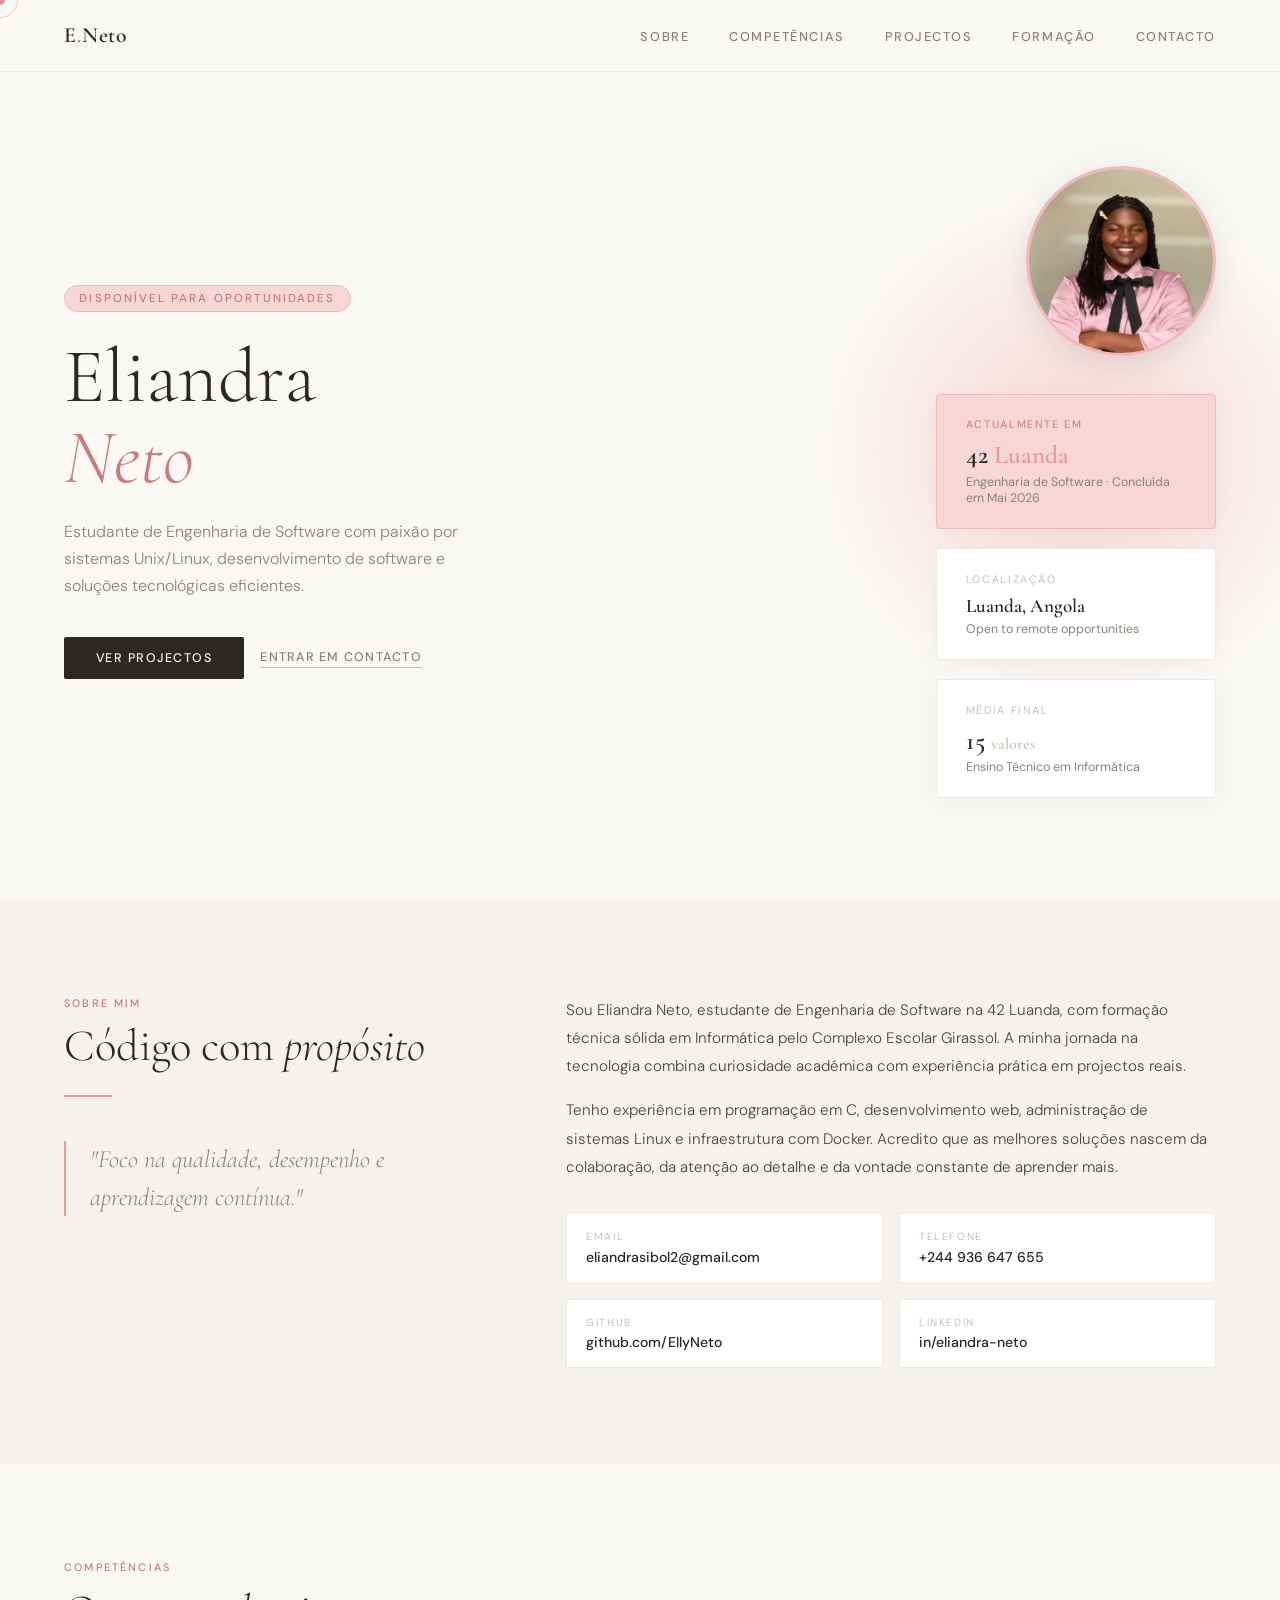
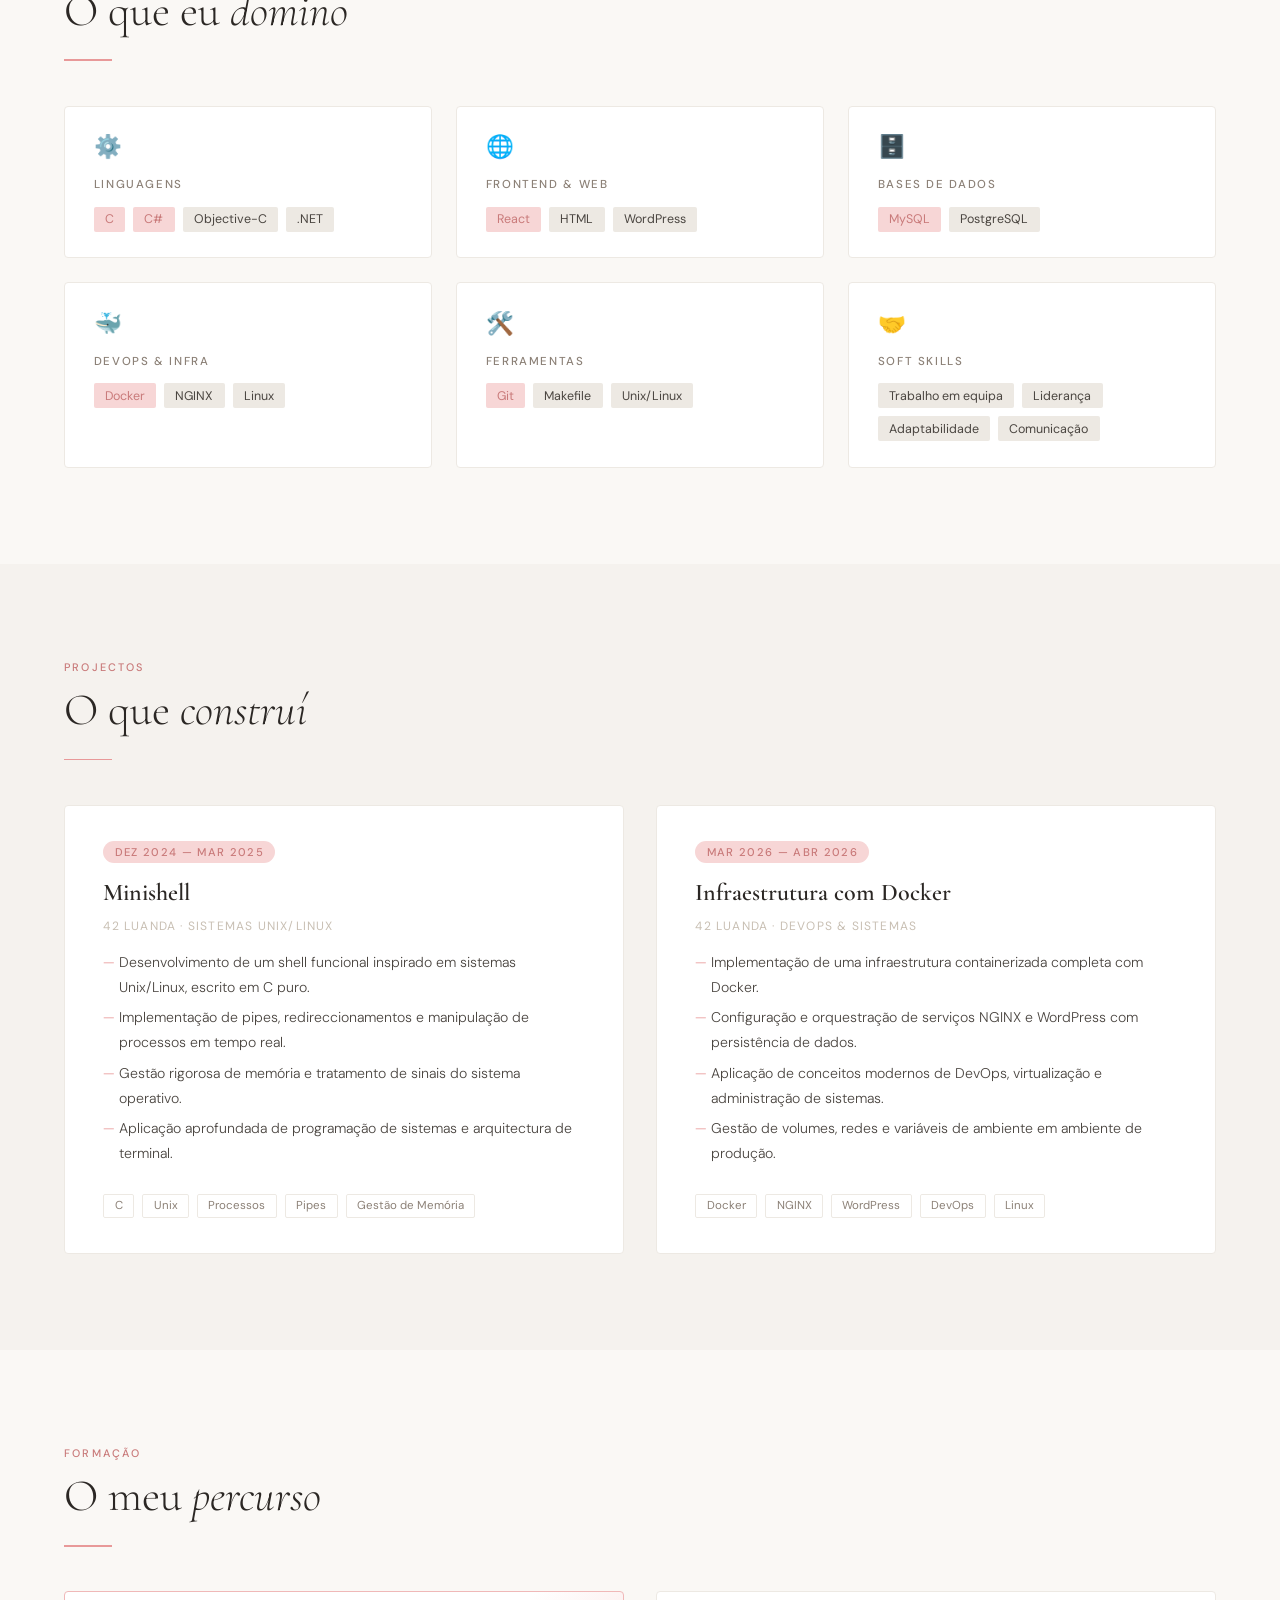
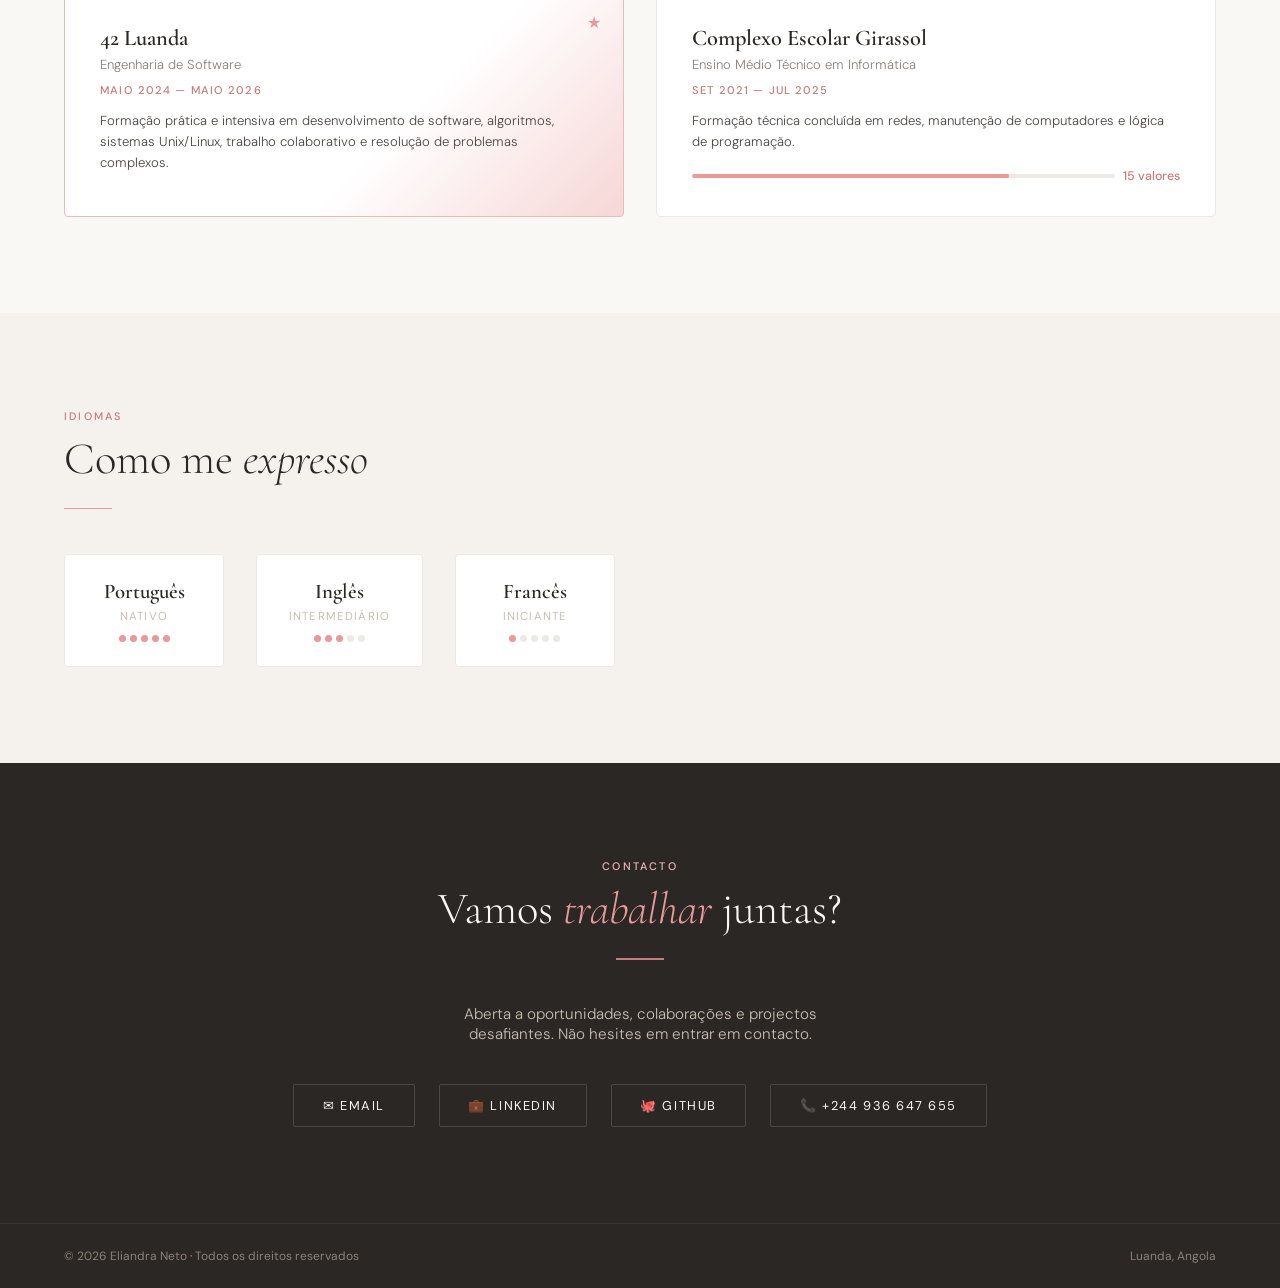
<file: portfolio_eliandra.html>
<!DOCTYPE html>
<html lang="pt">
<head>
  <meta charset="UTF-8" />
  <meta name="viewport" content="width=device-width, initial-scale=1.0"/>
  <title>Eliandra Neto — Software Engineer</title>
  <link href="https://fonts.googleapis.com/css2?family=Cormorant+Garamond:ital,wght@0,300;0,400;0,600;1,300;1,400&family=DM+Sans:wght@300;400;500&display=swap" rel="stylesheet"/>
  <style>
    :root {
      --cream: #faf8f5;
      --warm-white: #f5f2ee;
      --stone-100: #ede9e3;
      --stone-300: #c8bfb3;
      --stone-500: #8c8177;
      --stone-700: #4a4540;
      --charcoal: #2b2724;
      --rose-light: #f7d6d6;
      --rose-soft: #f0b8b8;
      --rose-accent: #e89999;
      --rose-deep: #c97a7a;
    }

    *, *::before, *::after { box-sizing: border-box; margin: 0; padding: 0; }

    html { scroll-behavior: smooth; }

    body {
      font-family: 'DM Sans', sans-serif;
      background: var(--cream);
      color: var(--charcoal);
      overflow-x: hidden;
    }

    /* ── CURSOR ── */
    .cursor {
      width: 10px; height: 10px;
      background: var(--rose-accent);
      border-radius: 50%;
      position: fixed; pointer-events: none; z-index: 9999;
      transform: translate(-50%, -50%);
      transition: transform 0.1s ease, width 0.3s ease, height 0.3s ease, opacity 0.3s ease;
      mix-blend-mode: multiply;
    }
    .cursor-ring {
      width: 36px; height: 36px;
      border: 1.5px solid var(--rose-accent);
      border-radius: 50%;
      position: fixed; pointer-events: none; z-index: 9998;
      transform: translate(-50%, -50%);
      transition: transform 0.18s ease, opacity 0.3s ease;
      opacity: 0.5;
    }

    /* ── NAV ── */
    nav {
      position: fixed; top: 0; width: 100%; z-index: 100;
      padding: 1.4rem 4rem;
      display: flex; justify-content: space-between; align-items: center;
      background: rgba(250,248,245,0.85);
      backdrop-filter: blur(12px);
      border-bottom: 1px solid var(--stone-100);
    }
    .nav-logo {
      font-family: 'Cormorant Garamond', serif;
      font-size: 1.35rem; font-weight: 600; letter-spacing: 0.04em;
      color: var(--charcoal);
      text-decoration: none;
    }
    .nav-logo span { color: var(--rose-deep); }
    .nav-links { display: flex; gap: 2.5rem; list-style: none; }
    .nav-links a {
      font-size: 0.8rem; letter-spacing: 0.12em; text-transform: uppercase;
      color: var(--stone-500); text-decoration: none;
      transition: color 0.25s;
      font-weight: 500;
    }
    .nav-links a:hover { color: var(--rose-deep); }

    /* ── HERO ── */
    #hero {
      min-height: 100vh;
      display: grid; grid-template-columns: 1fr 1fr;
      align-items: center;
      padding: 8rem 4rem 4rem;
      position: relative; overflow: hidden;
    }
    .hero-bg-shape {
      position: absolute; right: -60px; top: 50%;
      transform: translateY(-50%);
      width: 520px; height: 520px;
      background: radial-gradient(ellipse at center, var(--rose-light) 0%, transparent 70%);
      border-radius: 50%; pointer-events: none; z-index: 0;
    }
    .hero-text { position: relative; z-index: 1; }
    .hero-tag {
      display: inline-block;
      font-size: 0.72rem; letter-spacing: 0.18em; text-transform: uppercase;
      color: var(--rose-deep); font-weight: 500;
      border: 1px solid var(--rose-soft);
      background: var(--rose-light);
      padding: 0.3rem 0.9rem; border-radius: 20px;
      margin-bottom: 1.5rem;
      animation: fadeUp 0.6s ease both;
    }
    .hero-name {
      font-family: 'Cormorant Garamond', serif;
      font-size: clamp(3.2rem, 6vw, 5.5rem);
      font-weight: 300; line-height: 1.06;
      color: var(--charcoal);
      animation: fadeUp 0.6s 0.15s ease both;
    }
    .hero-name em { font-style: italic; color: var(--rose-deep); }
    .hero-subtitle {
      margin-top: 1.2rem;
      font-size: 1rem; color: var(--stone-500);
      font-weight: 300; line-height: 1.7;
      max-width: 420px;
      animation: fadeUp 0.6s 0.3s ease both;
    }
    .hero-cta {
      margin-top: 2.4rem;
      display: flex; gap: 1rem; align-items: center;
      animation: fadeUp 0.6s 0.45s ease both;
    }
    .btn-primary {
      background: var(--charcoal); color: var(--cream);
      padding: 0.8rem 2rem; border-radius: 2px;
      font-size: 0.78rem; letter-spacing: 0.12em; text-transform: uppercase;
      text-decoration: none; font-weight: 500;
      transition: background 0.25s, transform 0.2s;
    }
    .btn-primary:hover { background: var(--rose-deep); transform: translateY(-2px); }
    .btn-outline {
      color: var(--stone-500); font-size: 0.78rem;
      letter-spacing: 0.1em; text-transform: uppercase;
      text-decoration: none; font-weight: 500;
      border-bottom: 1px solid var(--stone-300);
      padding-bottom: 2px;
      transition: color 0.25s, border-color 0.25s;
    }
    .btn-outline:hover { color: var(--rose-deep); border-color: var(--rose-soft); }

    .hero-visual {
      position: relative; z-index: 1;
      display: flex; flex-direction: column; align-items: flex-end; gap: 1.2rem;
      animation: fadeLeft 0.8s 0.3s ease both;
    }
    .hero-card {
      background: white;
      border: 1px solid var(--stone-100);
      border-radius: 4px;
      padding: 1.4rem 1.8rem;
      width: 280px;
      box-shadow: 0 4px 24px rgba(0,0,0,0.04);
    }
    .hero-card-label {
      font-size: 0.68rem; letter-spacing: 0.15em; text-transform: uppercase;
      color: var(--stone-300); margin-bottom: 0.5rem;
    }
    .hero-card-value {
      font-family: 'Cormorant Garamond', serif;
      font-size: 1.6rem; font-weight: 600; color: var(--charcoal);
    }
    .hero-card-value span { color: var(--rose-accent); }
    .hero-card-sub { font-size: 0.78rem; color: var(--stone-500); margin-top: 0.2rem; }

    .hero-card.accent {
      background: var(--rose-light);
      border-color: var(--rose-soft);
    }
    .hero-card.accent .hero-card-label { color: var(--rose-deep); }
    .hero-card.accent .hero-card-value { color: var(--charcoal); }

    /* ── SECTION SHARED ── */
    section { padding: 6rem 4rem; }
    .section-label {
      font-size: 0.68rem; letter-spacing: 0.2em; text-transform: uppercase;
      color: var(--rose-deep); font-weight: 500; margin-bottom: 0.7rem;
    }
    .section-title {
      font-family: 'Cormorant Garamond', serif;
      font-size: clamp(2rem, 3.5vw, 3rem);
      font-weight: 300; line-height: 1.15; color: var(--charcoal);
    }
    .section-title em { font-style: italic; }
    .divider {
      width: 48px; height: 1.5px;
      background: var(--rose-accent); margin: 1.4rem 0 2.8rem;
    }

    /* ── ABOUT ── */
    #about { background: var(--warm-white); }
    .about-grid { display: grid; grid-template-columns: 1fr 1.6fr; gap: 6rem; align-items: start; }
    .about-left {}
    .about-quote {
      font-family: 'Cormorant Garamond', serif;
      font-size: 1.55rem; font-weight: 300; font-style: italic;
      color: var(--stone-500); line-height: 1.5;
      border-left: 2px solid var(--rose-accent);
      padding-left: 1.5rem;
      margin-top: 2rem;
    }
    .about-text {
      font-size: 0.95rem; color: var(--stone-700);
      line-height: 1.85; font-weight: 300;
    }
    .about-text p + p { margin-top: 1rem; }
    .about-details {
      margin-top: 2rem;
      display: grid; grid-template-columns: 1fr 1fr;
      gap: 1rem;
    }
    .about-detail {
      background: white; border: 1px solid var(--stone-100);
      border-radius: 3px; padding: 1rem 1.2rem;
    }
    .about-detail-label {
      font-size: 0.65rem; letter-spacing: 0.15em; text-transform: uppercase;
      color: var(--stone-300);
    }
    .about-detail-value {
      font-size: 0.88rem; color: var(--charcoal);
      font-weight: 500; margin-top: 0.3rem;
    }

    /* ── SKILLS ── */
    #skills { background: var(--cream); }
    .skills-grid {
      display: grid; grid-template-columns: repeat(3, 1fr); gap: 1.5rem;
    }
    .skill-group {
      background: white; border: 1px solid var(--stone-100);
      border-radius: 4px; padding: 1.6rem 1.8rem;
      transition: box-shadow 0.3s, transform 0.3s, border-color 0.3s;
      position: relative; overflow: hidden;
    }
    .skill-group::before {
      content: ''; position: absolute; top: 0; left: 0;
      width: 3px; height: 0;
      background: var(--rose-accent);
      transition: height 0.4s ease;
    }
    .skill-group:hover::before { height: 100%; }
    .skill-group:hover {
      box-shadow: 0 8px 32px rgba(0,0,0,0.06);
      transform: translateY(-3px);
      border-color: var(--rose-light);
    }
    .skill-group-icon {
      font-size: 1.4rem; margin-bottom: 1rem;
    }
    .skill-group-title {
      font-size: 0.72rem; letter-spacing: 0.14em; text-transform: uppercase;
      color: var(--stone-500); font-weight: 500; margin-bottom: 0.9rem;
    }
    .skill-tags { display: flex; flex-wrap: wrap; gap: 0.5rem; }
    .skill-tag {
      font-size: 0.78rem; padding: 0.28rem 0.7rem;
      background: var(--stone-100); color: var(--stone-700);
      border-radius: 2px; font-weight: 400;
    }
    .skill-tag.rose {
      background: var(--rose-light); color: var(--rose-deep);
    }

    /* ── PROJECTS ── */
    #projects { background: var(--warm-white); }
    .projects-grid { display: grid; grid-template-columns: 1fr 1fr; gap: 2rem; }
    .project-card {
      background: white; border: 1px solid var(--stone-100);
      border-radius: 4px; padding: 2.2rem 2.4rem;
      display: flex; flex-direction: column;
      transition: box-shadow 0.3s, transform 0.3s;
      position: relative; overflow: hidden;
    }
    .project-card::after {
      content: '';
      position: absolute; bottom: 0; left: 0; right: 0;
      height: 3px;
      background: linear-gradient(90deg, var(--rose-light), var(--rose-accent));
      transform: scaleX(0); transform-origin: left;
      transition: transform 0.4s ease;
    }
    .project-card:hover::after { transform: scaleX(1); }
    .project-card:hover {
      box-shadow: 0 12px 40px rgba(0,0,0,0.07);
      transform: translateY(-4px);
    }
    .project-period {
      font-size: 0.7rem; letter-spacing: 0.12em; text-transform: uppercase;
      color: var(--rose-deep); font-weight: 500;
      background: var(--rose-light); display: inline-block;
      padding: 0.25rem 0.7rem; border-radius: 20px;
      margin-bottom: 1rem; width: fit-content;
    }
    .project-title {
      font-family: 'Cormorant Garamond', serif;
      font-size: 1.5rem; font-weight: 600; color: var(--charcoal);
      margin-bottom: 0.6rem; line-height: 1.2;
    }
    .project-org {
      font-size: 0.75rem; color: var(--stone-300);
      text-transform: uppercase; letter-spacing: 0.1em;
      margin-bottom: 1rem;
    }
    .project-desc {
      font-size: 0.88rem; color: var(--stone-700);
      line-height: 1.8; font-weight: 300; flex: 1;
    }
    .project-desc li {
      list-style: none; padding-left: 1rem; position: relative;
      margin-bottom: 0.3rem;
    }
    .project-desc li::before {
      content: '—'; position: absolute; left: 0;
      color: var(--rose-accent);
    }
    .project-tech {
      margin-top: 1.4rem;
      display: flex; flex-wrap: wrap; gap: 0.5rem;
    }
    .tech-badge {
      font-size: 0.72rem; padding: 0.22rem 0.65rem;
      border: 1px solid var(--stone-100); border-radius: 2px;
      color: var(--stone-500);
    }

    /* ── EDUCATION ── */
    #education { background: var(--cream); }
    .edu-grid { display: grid; grid-template-columns: 1fr 1fr; gap: 2rem; }
    .edu-card {
      border: 1px solid var(--stone-100);
      border-radius: 4px; padding: 2rem 2.2rem;
      background: white; position: relative; overflow: hidden;
    }
    .edu-card.featured {
      border-color: var(--rose-soft);
      background: linear-gradient(135deg, white 60%, var(--rose-light) 100%);
    }
    .edu-card.featured::before {
      content: '★';
      position: absolute; top: 1.2rem; right: 1.4rem;
      color: var(--rose-accent); font-size: 1rem;
    }
    .edu-school {
      font-family: 'Cormorant Garamond', serif;
      font-size: 1.4rem; font-weight: 600; color: var(--charcoal);
      margin-bottom: 0.3rem;
    }
    .edu-degree {
      font-size: 0.82rem; color: var(--stone-500);
      margin-bottom: 0.6rem; font-weight: 300;
    }
    .edu-period {
      font-size: 0.7rem; letter-spacing: 0.1em; text-transform: uppercase;
      color: var(--rose-deep); font-weight: 500;
    }
    .edu-note {
      margin-top: 0.8rem; font-size: 0.82rem;
      color: var(--stone-700); font-weight: 300;
      line-height: 1.6;
    }
    .edu-score {
      margin-top: 1rem; display: flex; align-items: center; gap: 0.5rem;
    }
    .edu-score-bar {
      flex: 1; height: 4px; background: var(--stone-100);
      border-radius: 2px; overflow: hidden;
    }
    .edu-score-fill {
      height: 100%; background: var(--rose-accent);
      border-radius: 2px; width: 75%;
      animation: growBar 1.2s 0.5s ease both;
    }
    @keyframes growBar { from { width: 0 } }
    .edu-score-label {
      font-size: 0.78rem; color: var(--rose-deep); font-weight: 500;
    }

    /* ── LANGUAGES ── */
    #languages { background: var(--warm-white); }
    .lang-row {
      display: flex; gap: 2rem; flex-wrap: wrap;
    }
    .lang-item {
      background: white; border: 1px solid var(--stone-100);
      border-radius: 4px; padding: 1.5rem 2rem;
      min-width: 160px; text-align: center;
      transition: border-color 0.3s, transform 0.3s;
    }
    .lang-item:hover {
      border-color: var(--rose-soft); transform: translateY(-3px);
    }
    .lang-name {
      font-family: 'Cormorant Garamond', serif;
      font-size: 1.3rem; font-weight: 600; color: var(--charcoal);
    }
    .lang-level {
      font-size: 0.72rem; letter-spacing: 0.1em; text-transform: uppercase;
      color: var(--stone-300); margin-top: 0.3rem;
    }
    .lang-dots {
      display: flex; justify-content: center; gap: 4px; margin-top: 0.7rem;
    }
    .lang-dot {
      width: 7px; height: 7px; border-radius: 50%;
      background: var(--stone-100);
    }
    .lang-dot.filled { background: var(--rose-accent); }

    /* ── CONTACT ── */
    #contact {
      background: var(--charcoal); color: var(--cream);
      text-align: center; padding: 6rem 4rem;
    }
    #contact .section-label { color: var(--rose-soft); }
    #contact .section-title { color: var(--cream); }
    #contact .section-title em { color: var(--rose-accent); }
    #contact .divider { background: var(--rose-deep); margin-left: auto; margin-right: auto; }
    .contact-sub {
      font-size: 0.95rem; color: var(--stone-300);
      font-weight: 300; max-width: 420px;
      margin: 0 auto 2.5rem;
    }
    .contact-links {
      display: flex; justify-content: center; gap: 1.5rem; flex-wrap: wrap;
    }
    .contact-link {
      color: var(--cream); text-decoration: none;
      font-size: 0.8rem; letter-spacing: 0.12em; text-transform: uppercase;
      border: 1px solid rgba(255,255,255,0.15);
      padding: 0.75rem 1.8rem; border-radius: 2px;
      transition: background 0.25s, border-color 0.25s, color 0.25s;
      font-weight: 400;
    }
    .contact-link:hover {
      background: var(--rose-deep); border-color: var(--rose-deep);
    }

    /* ── FOOTER ── */
    footer {
      background: var(--charcoal);
      border-top: 1px solid rgba(255,255,255,0.06);
      padding: 1.5rem 4rem;
      display: flex; justify-content: space-between; align-items: center;
    }
    footer span {
      font-size: 0.75rem; color: var(--stone-500);
    }
    footer .footer-dot { color: var(--rose-accent); }

    /* ── ANIMATIONS ── */
    @keyframes fadeUp {
      from { opacity: 0; transform: translateY(24px); }
      to   { opacity: 1; transform: translateY(0); }
    }
    @keyframes fadeLeft {
      from { opacity: 0; transform: translateX(24px); }
      to   { opacity: 1; transform: translateX(0); }
    }
    .reveal {
      opacity: 0; transform: translateY(20px);
      transition: opacity 0.7s ease, transform 0.7s ease;
    }
    .reveal.visible {
      opacity: 1; transform: translateY(0);
    }

    /* ── RESPONSIVE ── */
    @media (max-width: 900px) {
      nav { padding: 1rem 2rem; }
      #hero { grid-template-columns: 1fr; padding: 7rem 2rem 3rem; }
      .hero-visual { align-items: flex-start; }
      .hero-card { width: 100%; }
      section { padding: 4rem 2rem; }
      .about-grid, .projects-grid, .edu-grid { grid-template-columns: 1fr; gap: 2rem; }
      .skills-grid { grid-template-columns: 1fr 1fr; }
      .nav-links { display: none; }
    }
  
    /* ── PHOTO ── */
    .hero-photo {
      width: 190px; height: 190px;
      border-radius: 50%;
      object-fit: cover; object-position: center top;
      border: 3px solid var(--rose-soft);
      box-shadow: 0 8px 32px rgba(0,0,0,0.10);
      margin-bottom: 1.2rem;
      align-self: flex-end;
    }

  </style>
</head>
<body>

  <!-- Cursor -->
  <div class="cursor" id="cursor"></div>
  <div class="cursor-ring" id="cursorRing"></div>

  <!-- Nav -->
  <nav>
    <a href="#hero" class="nav-logo">E<span>.</span>Neto</a>
    <ul class="nav-links">
      <li><a href="#about">Sobre</a></li>
      <li><a href="#skills">Competências</a></li>
      <li><a href="#projects">Projectos</a></li>
      <li><a href="#education">Formação</a></li>
      <li><a href="#contact">Contacto</a></li>
    </ul>
  </nav>

  <!-- Hero -->
  <section id="hero">
    <div class="hero-bg-shape"></div>
    <div class="hero-text">
      <div class="hero-tag">Disponível para oportunidades</div>
      <h1 class="hero-name">
        Eliandra<br><em>Neto</em>
      </h1>
      <p class="hero-subtitle">
        Estudante de Engenharia de Software com paixão por sistemas Unix/Linux, desenvolvimento de software e soluções tecnológicas eficientes.
      </p>
      <div class="hero-cta">
        <a href="#projects" class="btn-primary">Ver Projectos</a>
        <a href="#contact" class="btn-outline">Entrar em Contacto</a>
      </div>
    </div>
    <div class="hero-visual">
      <img class="hero-photo reveal" src="[data-uri]" alt="Eliandra Neto" />
      <div class="hero-card accent">
        <div class="hero-card-label">Actualmente em</div>
        <div class="hero-card-value">42 <span>Luanda</span></div>
        <div class="hero-card-sub">Engenharia de Software · Concluída em Mai 2026</div>
      </div>
      <div class="hero-card">
        <div class="hero-card-label">Localização</div>
        <div class="hero-card-value" style="font-size:1.2rem;">Luanda, Angola</div>
        <div class="hero-card-sub">Open to remote opportunities</div>
      </div>
      <div class="hero-card">
        <div class="hero-card-label">Média Final</div>
        <div class="hero-card-value">15 <span style="font-size:1rem;color:var(--stone-300)">valores</span></div>
        <div class="hero-card-sub">Ensino Técnico em Informática</div>
      </div>
    </div>
  </section>

  <!-- About -->
  <section id="about">
    <div class="about-grid">
      <div class="about-left reveal">
        <div class="section-label">Sobre mim</div>
        <h2 class="section-title">Código com <em>propósito</em></h2>
        <div class="divider"></div>
        <blockquote class="about-quote">
          "Foco na qualidade, desempenho e aprendizagem contínua."
        </blockquote>
      </div>
      <div class="reveal" style="transition-delay:0.15s">
        <div class="about-text">
          <p>
            Sou Eliandra Neto, estudante de Engenharia de Software na 42 Luanda, com formação técnica sólida em Informática pelo Complexo Escolar Girassol. A minha jornada na tecnologia combina curiosidade académica com experiência prática em projectos reais.
          </p>
          <p>
            Tenho experiência em programação em C, desenvolvimento web, administração de sistemas Linux e infraestrutura com Docker. Acredito que as melhores soluções nascem da colaboração, da atenção ao detalhe e da vontade constante de aprender mais.
          </p>
        </div>
        <div class="about-details">
          <div class="about-detail">
            <div class="about-detail-label">Email</div>
            <div class="about-detail-value">eliandrasibol2@gmail.com</div>
          </div>
          <div class="about-detail">
            <div class="about-detail-label">Telefone</div>
            <div class="about-detail-value">+244 936 647 655</div>
          </div>
          <div class="about-detail">
            <div class="about-detail-label">GitHub</div>
            <div class="about-detail-value">github.com/EllyNeto</div>
          </div>
          <div class="about-detail">
            <div class="about-detail-label">LinkedIn</div>
            <div class="about-detail-value">in/eliandra-neto</div>
          </div>
        </div>
      </div>
    </div>
  </section>

  <!-- Skills -->
  <section id="skills">
    <div class="reveal">
      <div class="section-label">Competências</div>
      <h2 class="section-title">O que eu <em>domino</em></h2>
      <div class="divider"></div>
    </div>
    <div class="skills-grid">
      <div class="skill-group reveal" style="transition-delay:0.1s">
        <div class="skill-group-icon">⚙️</div>
        <div class="skill-group-title">Linguagens</div>
        <div class="skill-tags">
          <span class="skill-tag rose">C</span>
          <span class="skill-tag rose">C#</span>
          <span class="skill-tag">Objective-C</span>
          <span class="skill-tag">.NET</span>
        </div>
      </div>
      <div class="skill-group reveal" style="transition-delay:0.2s">
        <div class="skill-group-icon">🌐</div>
        <div class="skill-group-title">Frontend & Web</div>
        <div class="skill-tags">
          <span class="skill-tag rose">React</span>
          <span class="skill-tag">HTML</span>
          <span class="skill-tag">WordPress</span>
        </div>
      </div>
      <div class="skill-group reveal" style="transition-delay:0.3s">
        <div class="skill-group-icon">🗄️</div>
        <div class="skill-group-title">Bases de Dados</div>
        <div class="skill-tags">
          <span class="skill-tag rose">MySQL</span>
          <span class="skill-tag">PostgreSQL</span>
        </div>
      </div>
      <div class="skill-group reveal" style="transition-delay:0.4s">
        <div class="skill-group-icon">🐳</div>
        <div class="skill-group-title">DevOps & Infra</div>
        <div class="skill-tags">
          <span class="skill-tag rose">Docker</span>
          <span class="skill-tag">NGINX</span>
          <span class="skill-tag">Linux</span>
        </div>
      </div>
      <div class="skill-group reveal" style="transition-delay:0.5s">
        <div class="skill-group-icon">🛠️</div>
        <div class="skill-group-title">Ferramentas</div>
        <div class="skill-tags">
          <span class="skill-tag rose">Git</span>
          <span class="skill-tag">Makefile</span>
          <span class="skill-tag">Unix/Linux</span>
        </div>
      </div>
      <div class="skill-group reveal" style="transition-delay:0.6s">
        <div class="skill-group-icon">🤝</div>
        <div class="skill-group-title">Soft Skills</div>
        <div class="skill-tags">
          <span class="skill-tag">Trabalho em equipa</span>
          <span class="skill-tag">Liderança</span>
          <span class="skill-tag">Adaptabilidade</span>
          <span class="skill-tag">Comunicação</span>
        </div>
      </div>
    </div>
  </section>

  <!-- Projects -->
  <section id="projects">
    <div class="reveal">
      <div class="section-label">Projectos</div>
      <h2 class="section-title">O que <em>construí</em></h2>
      <div class="divider"></div>
    </div>
    <div class="projects-grid">
      <div class="project-card reveal" style="transition-delay:0.1s">
        <span class="project-period">Dez 2024 — Mar 2025</span>
        <h3 class="project-title">Minishell</h3>
        <div class="project-org">42 Luanda · Sistemas Unix/Linux</div>
        <ul class="project-desc">
          <li>Desenvolvimento de um shell funcional inspirado em sistemas Unix/Linux, escrito em C puro.</li>
          <li>Implementação de pipes, redireccionamentos e manipulação de processos em tempo real.</li>
          <li>Gestão rigorosa de memória e tratamento de sinais do sistema operativo.</li>
          <li>Aplicação aprofundada de programação de sistemas e arquitectura de terminal.</li>
        </ul>
        <div class="project-tech">
          <span class="tech-badge">C</span>
          <span class="tech-badge">Unix</span>
          <span class="tech-badge">Processos</span>
          <span class="tech-badge">Pipes</span>
          <span class="tech-badge">Gestão de Memória</span>
        </div>
      </div>
      <div class="project-card reveal" style="transition-delay:0.25s">
        <span class="project-period">Mar 2026 — Abr 2026</span>
        <h3 class="project-title">Infraestrutura com Docker</h3>
        <div class="project-org">42 Luanda · DevOps & Sistemas</div>
        <ul class="project-desc">
          <li>Implementação de uma infraestrutura containerizada completa com Docker.</li>
          <li>Configuração e orquestração de serviços NGINX e WordPress com persistência de dados.</li>
          <li>Aplicação de conceitos modernos de DevOps, virtualização e administração de sistemas.</li>
          <li>Gestão de volumes, redes e variáveis de ambiente em ambiente de produção.</li>
        </ul>
        <div class="project-tech">
          <span class="tech-badge">Docker</span>
          <span class="tech-badge">NGINX</span>
          <span class="tech-badge">WordPress</span>
          <span class="tech-badge">DevOps</span>
          <span class="tech-badge">Linux</span>
        </div>
      </div>
    </div>
  </section>

  <!-- Education -->
  <section id="education">
    <div class="reveal">
      <div class="section-label">Formação</div>
      <h2 class="section-title">O meu <em>percurso</em></h2>
      <div class="divider"></div>
    </div>
    <div class="edu-grid">
      <div class="edu-card featured reveal" style="transition-delay:0.1s">
        <h3 class="edu-school">42 Luanda</h3>
        <div class="edu-degree">Engenharia de Software</div>
        <div class="edu-period">Maio 2024 — Maio 2026</div>
        <div class="edu-note">
          Formação prática e intensiva em desenvolvimento de software, algoritmos, sistemas Unix/Linux, trabalho colaborativo e resolução de problemas complexos.
        </div>
      </div>
      <div class="edu-card reveal" style="transition-delay:0.2s">
        <h3 class="edu-school">Complexo Escolar Girassol</h3>
        <div class="edu-degree">Ensino Médio Técnico em Informática</div>
        <div class="edu-period">Set 2021 — Jul 2025</div>
        <div class="edu-note">
          Formação técnica concluída em redes, manutenção de computadores e lógica de programação.
        </div>
        <div class="edu-score">
          <div class="edu-score-bar"><div class="edu-score-fill"></div></div>
          <span class="edu-score-label">15 valores</span>
        </div>
      </div>
    </div>
  </section>

  <!-- Languages -->
  <section id="languages">
    <div class="reveal">
      <div class="section-label">Idiomas</div>
      <h2 class="section-title">Como me <em>expresso</em></h2>
      <div class="divider"></div>
    </div>
    <div class="lang-row">
      <div class="lang-item reveal" style="transition-delay:0.1s">
        <div class="lang-name">Português</div>
        <div class="lang-level">Nativo</div>
        <div class="lang-dots">
          <div class="lang-dot filled"></div>
          <div class="lang-dot filled"></div>
          <div class="lang-dot filled"></div>
          <div class="lang-dot filled"></div>
          <div class="lang-dot filled"></div>
        </div>
      </div>
      <div class="lang-item reveal" style="transition-delay:0.2s">
        <div class="lang-name">Inglês</div>
        <div class="lang-level">Intermediário</div>
        <div class="lang-dots">
          <div class="lang-dot filled"></div>
          <div class="lang-dot filled"></div>
          <div class="lang-dot filled"></div>
          <div class="lang-dot"></div>
          <div class="lang-dot"></div>
        </div>
      </div>
      <div class="lang-item reveal" style="transition-delay:0.3s">
        <div class="lang-name">Francês</div>
        <div class="lang-level">Iniciante</div>
        <div class="lang-dots">
          <div class="lang-dot filled"></div>
          <div class="lang-dot"></div>
          <div class="lang-dot"></div>
          <div class="lang-dot"></div>
          <div class="lang-dot"></div>
        </div>
      </div>
    </div>
  </section>

  <!-- Contact -->
  <section id="contact">
    <div class="reveal">
      <div class="section-label">Contacto</div>
      <h2 class="section-title">Vamos <em>trabalhar</em> juntas?</h2>
      <div class="divider"></div>
      <p class="contact-sub">
        Aberta a oportunidades, colaborações e projectos desafiantes. Não hesites em entrar em contacto.
      </p>
      <div class="contact-links">
        <a href="mailto:eliandrasibol2@gmail.com" class="contact-link">✉ Email</a>
        <a href="https://www.linkedin.com/in/eliandra-neto-63034730a/" target="_blank" class="contact-link">💼 LinkedIn</a>
        <a href="https://github.com/EllyNeto" target="_blank" class="contact-link">🐙 GitHub</a>
        <a href="tel:+244936647655" class="contact-link">📞 +244 936 647 655</a>
      </div>
    </div>
  </section>

  <!-- Footer -->
  <footer>
    <span>© 2026 Eliandra Neto <span class="footer-dot">·</span> Todos os direitos reservados</span>
    <span>Luanda, Angola</span>
  </footer>

  <script>
    // Cursor
    const cursor = document.getElementById('cursor');
    const ring = document.getElementById('cursorRing');
    document.addEventListener('mousemove', e => {
      cursor.style.left = e.clientX + 'px';
      cursor.style.top = e.clientY + 'px';
      setTimeout(() => {
        ring.style.left = e.clientX + 'px';
        ring.style.top = e.clientY + 'px';
      }, 60);
    });

    // Scroll reveal
    const reveals = document.querySelectorAll('.reveal');
    const observer = new IntersectionObserver((entries) => {
      entries.forEach(e => {
        if (e.isIntersecting) {
          e.target.classList.add('visible');
          observer.unobserve(e.target);
        }
      });
    }, { threshold: 0.12 });
    reveals.forEach(r => observer.observe(r));
  </script>
</body>
</html>
</file>
